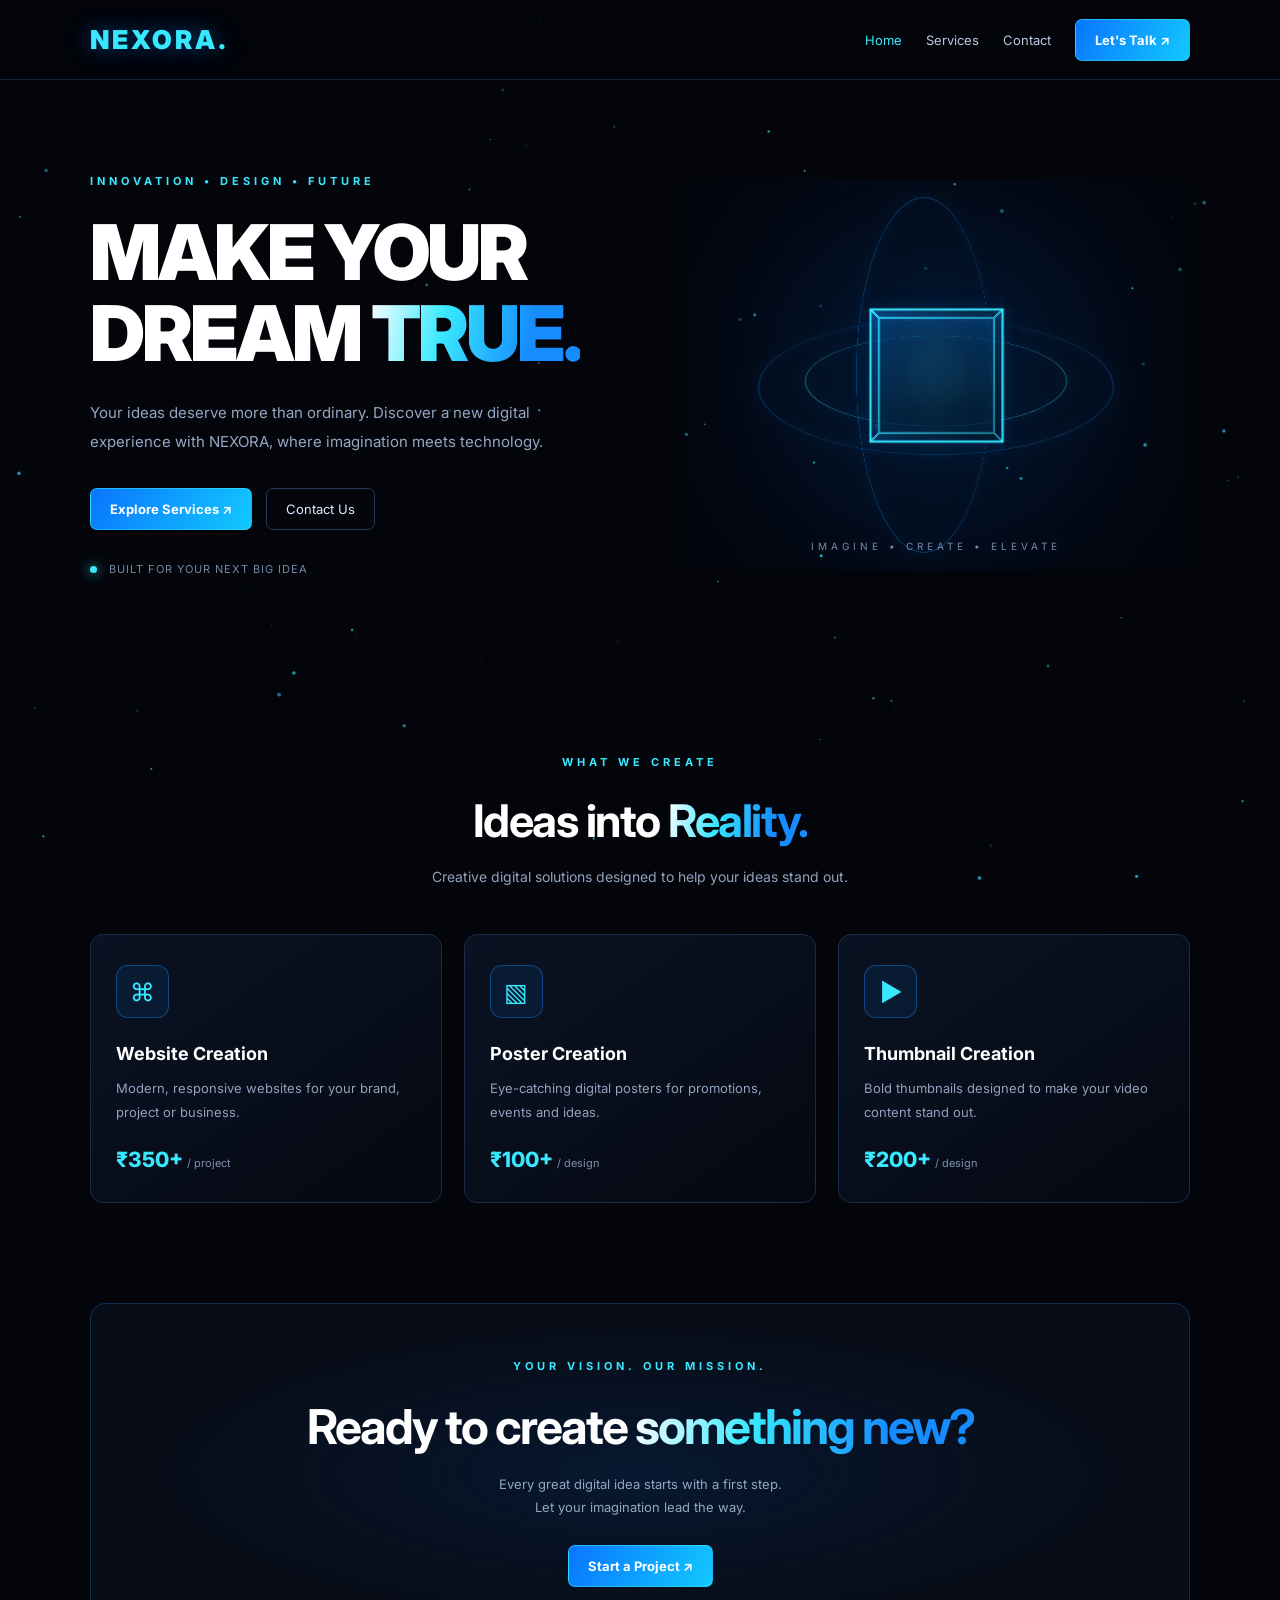
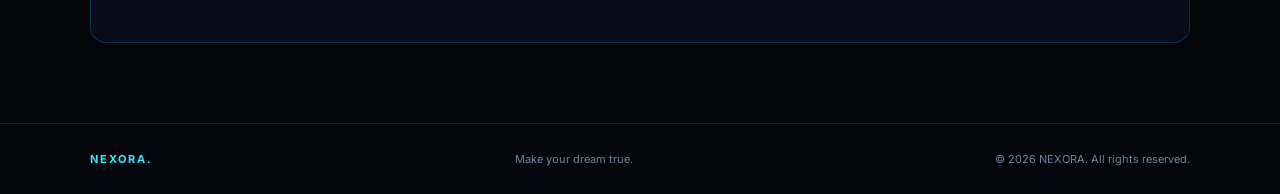
<file: index.html>
<!DOCTYPE html>
<html lang="en">
<head>
<meta charset="UTF-8">
<meta name="viewport" content="width=device-width, initial-scale=1.0">
<meta name="theme-color" content="#03050b">
<meta name="description" content="NEXORA — Turn your ideas into digital reality.">
<title>NEXORA | Home</title>
<link rel="stylesheet" href="style.css">
</head>
<body>
<canvas id="particles" aria-hidden="true"></canvas>
<header>
  <a class="logo" href="index.html">NEXORA<span>.</span></a>
  <nav>
    <a class="active" href="index.html">Home</a>
    <a href="services.html">Services</a>
    <a href="contact.html">Contact</a>
    <a class="nav-cta" href="contact.html">Let's Talk ↗</a>
  </nav>
</header>
<main>
<section class="hero">
  <div class="hero-content reveal">
    <div class="eyebrow">INNOVATION • DESIGN • FUTURE</div>
    <h1>MAKE YOUR<br>DREAM <span class="gradient">TRUE.</span></h1>
    <p class="hero-copy">Your ideas deserve more than ordinary. Discover a new digital experience with NEXORA, where imagination meets technology.</p>
    <div class="hero-actions">
      <a href="services.html" class="primary-btn">Explore Services ↗</a>
      <a href="contact.html" class="secondary-btn">Contact Us</a>
    </div>
    <div class="status"><span></span> BUILT FOR YOUR NEXT BIG IDEA</div>
  </div>
  <div class="scene" id="scene">
    <div class="scene-glow"></div>
    <div class="orbit one"></div>
    <div class="orbit two"></div>
    <div class="orbit three"></div>
    <div class="core">
      <div class="core-light"></div>
      <div class="cube">
        <div class="face front"></div>
        <div class="face back"></div>
        <div class="face right"></div>
        <div class="face left"></div>
        <div class="face top"></div>
        <div class="face bottom"></div>
      </div>
    </div>
    <div class="scene-label">IMAGINE • CREATE • ELEVATE</div>
  </div>
</section>
<section class="section">
  <div class="section-heading reveal">
    <div class="eyebrow">WHAT WE CREATE</div>
    <h2>Ideas into <span class="gradient">Reality.</span></h2>
    <p>Creative digital solutions designed to help your ideas stand out.</p>
  </div>
  <div class="services">
    <article class="service-card reveal">
      <div class="service-icon">⌘</div>
      <h3>Website Creation</h3>
      <p>Modern, responsive websites for your brand, project or business.</p>
      <div class="price">₹350+ <small>/ project</small></div>
    </article>
    <article class="service-card reveal">
      <div class="service-icon">▧</div>
      <h3>Poster Creation</h3>
      <p>Eye-catching digital posters for promotions, events and ideas.</p>
      <div class="price">₹100+ <small>/ design</small></div>
    </article>
    <article class="service-card reveal">
      <div class="service-icon">▶</div>
      <h3>Thumbnail Creation</h3>
      <p>Bold thumbnails designed to make your video content stand out.</p>
      <div class="price">₹200+ <small>/ design</small></div>
    </article>
  </div>
</section>
<section class="banner reveal">
  <div class="eyebrow">YOUR VISION. OUR MISSION.</div>
  <h2>Ready to create <span class="gradient">something new?</span></h2>
  <p>Every great digital idea starts with a first step.<br>Let your imagination lead the way.</p>
  <a href="contact.html" class="primary-btn">Start a Project ↗</a>
</section>
</main>
<footer>
  <strong>NEXORA.</strong>
  <span>Make your dream true.</span>
  <span>© <span id="year"></span> NEXORA. All rights reserved.</span>
</footer>
<script src="script.js"></script>
</body>
</html>
</file>
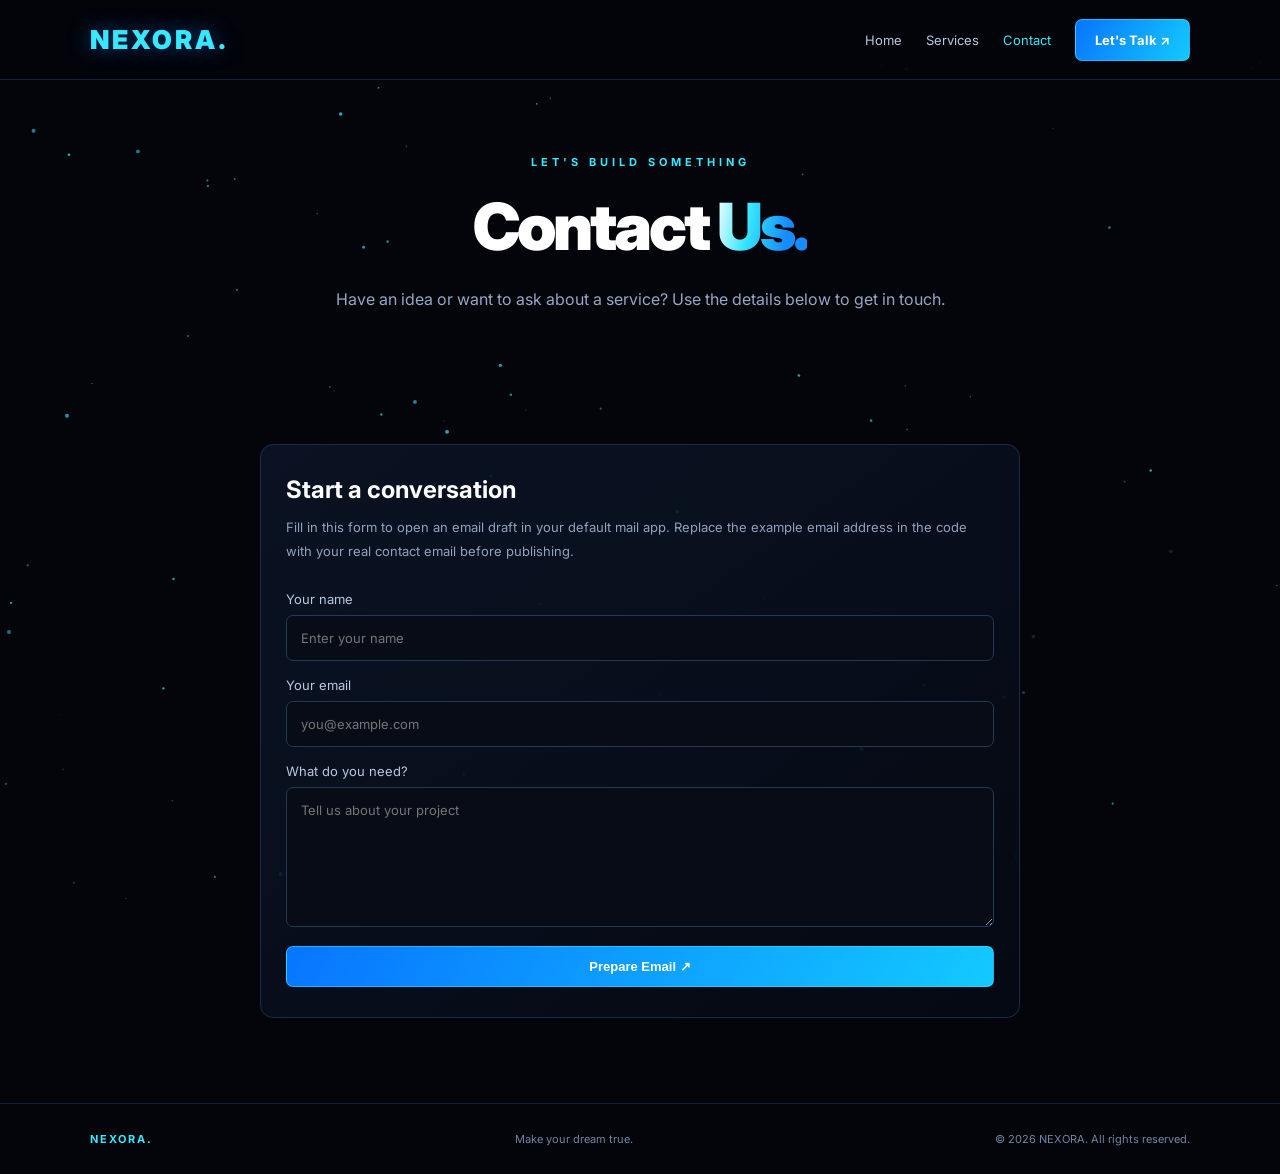
<file: contact.html>
<!DOCTYPE html>
<html lang="en">
<head>
<meta charset="UTF-8">
<meta name="viewport" content="width=device-width, initial-scale=1.0">
<meta name="theme-color" content="#03050b">
<meta name="description" content="NEXORA — Turn your ideas into digital reality.">
<title>NEXORA | Contact</title>
<link rel="stylesheet" href="style.css">
</head>
<body>
<canvas id="particles" aria-hidden="true"></canvas>
<header>
  <a class="logo" href="index.html">NEXORA<span>.</span></a>
  <nav aria-label="Main navigation"><a class="" href="index.html">Home</a><a class="" href="services.html">Services</a><a class="active" href="contact.html">Contact</a><a class="nav-cta" href="contact.html">Let's Talk ↗</a></nav>
</header>
<main>

<section class="page-hero reveal"><div class="eyebrow">LET'S BUILD SOMETHING</div><h1>Contact <span class="gradient">Us.</span></h1><p>Have an idea or want to ask about a service? Use the details below to get in touch.</p></section>
<section class="section">
  <div class="contact-wrap content-card reveal">
    <h2>Start a conversation</h2>
    <p style="margin-top:12px">Fill in this form to open an email draft in your default mail app. Replace the example email address in the code with your real contact email before publishing.</p>
    <form class="contact-form" id="contactForm">
      <label>Your name<input id="name" name="name" required placeholder="Enter your name"></label>
      <label>Your email<input id="email" name="email" type="email" required placeholder="you@example.com"></label>
      <label>What do you need?<textarea id="message" name="message" required placeholder="Tell us about your project"></textarea></label>
      <button class="primary-btn" type="submit">Prepare Email ↗</button>
    </form>
  </div>
</section>
<script>
document.getElementById("contactForm").addEventListener("submit",function(e){
  e.preventDefault();
  const name=document.getElementById("name").value.trim();
  const email=document.getElementById("email").value.trim();
  const message=document.getElementById("message").value.trim();
  const subject=encodeURIComponent("NEXORA project enquiry");
  const body=encodeURIComponent("Name: "+name+"\\nEmail: "+email+"\\n\\nProject details:\\n"+message);
  window.location.href="mailto:your-email@example.com?subject="+subject+"&body="+body;
});
</script>

</main>
<footer><strong>NEXORA.</strong><span>Make your dream true.</span><span>© <span id="year"></span> NEXORA. All rights reserved.</span></footer>
<script src="script.js"></script>
</body>
</html>
</file>
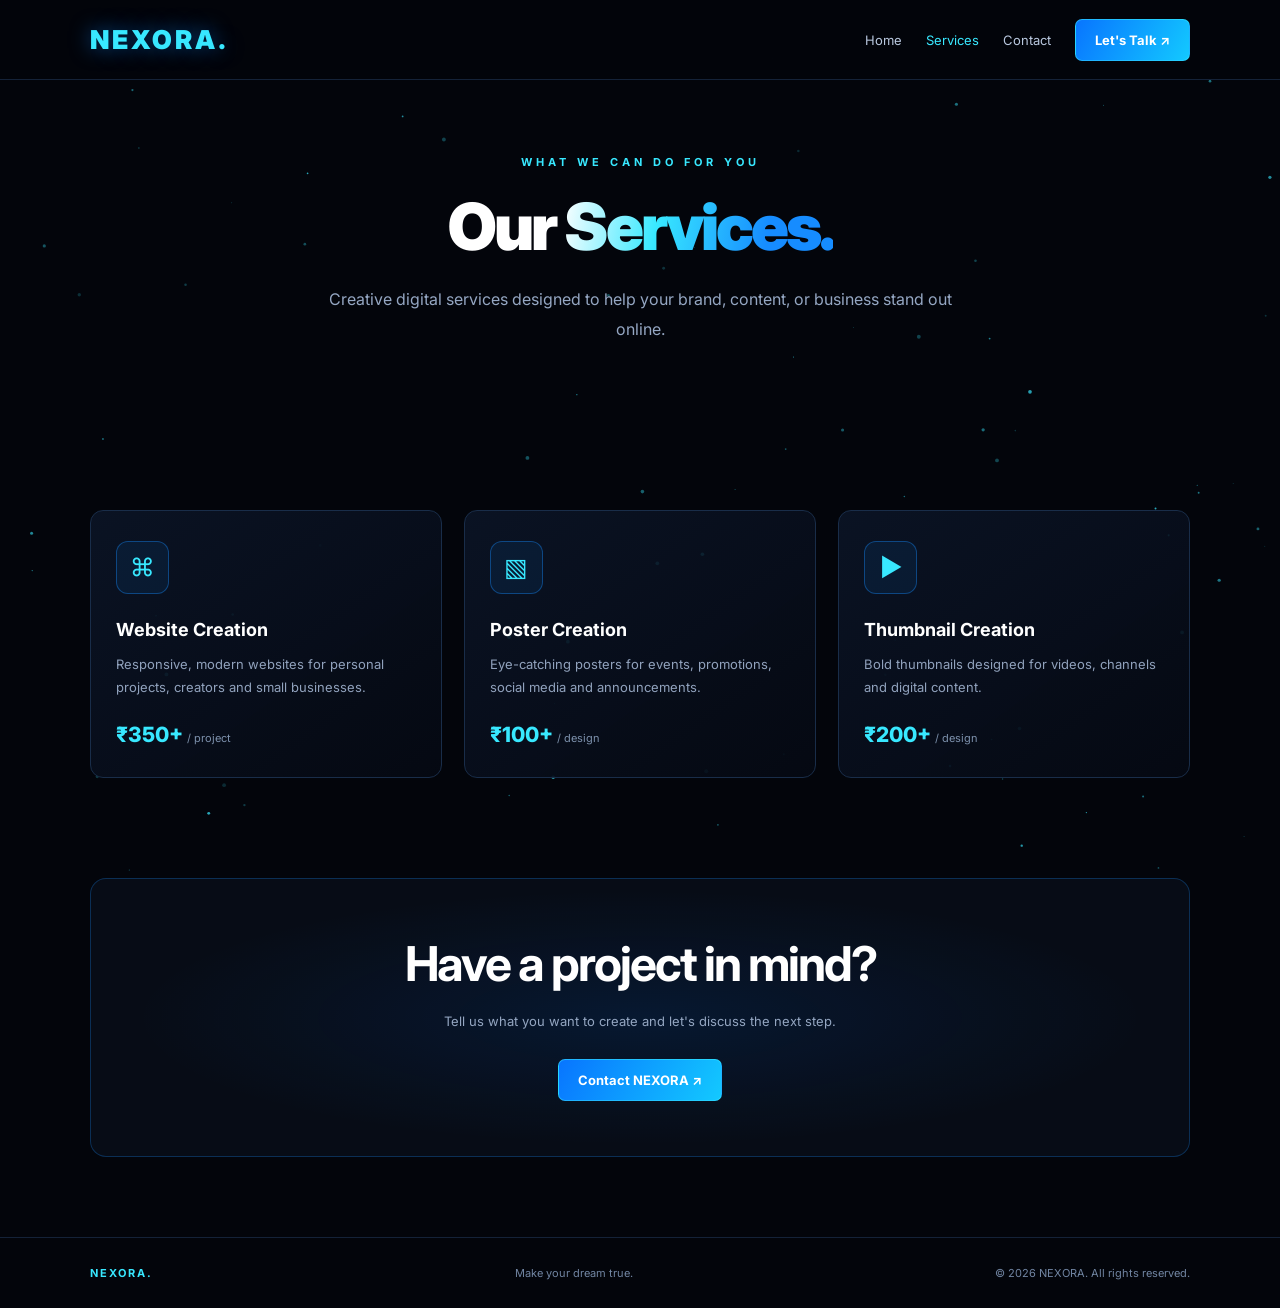
<file: services.html>
<!DOCTYPE html>
<html lang="en">
<head>
<meta charset="UTF-8">
<meta name="viewport" content="width=device-width, initial-scale=1.0">
<meta name="theme-color" content="#03050b">
<meta name="description" content="NEXORA — Turn your ideas into digital reality.">
<title>NEXORA | Services</title>
<link rel="stylesheet" href="style.css">
</head>
<body>
<canvas id="particles" aria-hidden="true"></canvas>
<header>
  <a class="logo" href="index.html">NEXORA<span>.</span></a>
  <nav aria-label="Main navigation"><a class="" href="index.html">Home</a><a class="active" href="services.html">Services</a><a class="" href="contact.html">Contact</a><a class="nav-cta" href="contact.html">Let's Talk ↗</a></nav>
</header>
<main>

<section class="page-hero reveal"><div class="eyebrow">WHAT WE CAN DO FOR YOU</div><h1>Our <span class="gradient">Services.</span></h1><p>Creative digital services designed to help your brand, content, or business stand out online.</p></section>
<section class="section">
  <div class="content-grid">
    <article class="content-card"><div class="service-icon">⌘</div><h3>Website Creation</h3><p>Responsive, modern websites for personal projects, creators and small businesses.</p><div class="price">₹350+ <small>/ project</small></div></article>
    <article class="content-card"><div class="service-icon">▧</div><h3>Poster Creation</h3><p>Eye-catching posters for events, promotions, social media and announcements.</p><div class="price">₹100+ <small>/ design</small></div></article>
    <article class="content-card"><div class="service-icon">▶</div><h3>Thumbnail Creation</h3><p>Bold thumbnails designed for videos, channels and digital content.</p><div class="price">₹200+ <small>/ design</small></div></article>
  </div>
</section>
<section class="banner"><h2>Have a project in mind?</h2><p>Tell us what you want to create and let's discuss the next step.</p><a href="contact.html" class="primary-btn">Contact NEXORA ↗</a></section>

</main>
<footer><strong>NEXORA.</strong><span>Make your dream true.</span><span>© <span id="year"></span> NEXORA. All rights reserved.</span></footer>
<script src="script.js"></script>
</body>
</html>
</file>
<file: style.css>
@import url('https://fonts.googleapis.com/css2?family=Inter:wght@400;500;600;700;800;900&display=swap');
:root{--blue:#168cff;--cyan:#38e8ff;--bg:#03050b;--panel:#090f1d}
*{box-sizing:border-box;margin:0;padding:0}
html{scroll-behavior:smooth}
body{background:var(--bg);color:#fff;font-family:Inter,Arial,sans-serif;overflow-x:hidden}
a{color:inherit;text-decoration:none}
header{min-height:80px;padding:16px 7%;display:flex;align-items:center;justify-content:space-between;gap:20px;flex-wrap:wrap;border-bottom:1px solid #142238;background:rgba(3,5,11,.94);position:sticky;top:0;z-index:20}
.logo{font-size:26px;font-weight:900;letter-spacing:3px;color:var(--cyan);text-shadow:0 0 20px #168cff80}
nav{display:flex;gap:24px;align-items:center;flex-wrap:wrap}
nav a{color:#b9c8df;font-size:13px;transition:.3s}
nav a:hover,nav a.active{color:var(--cyan)}
.nav-cta,.primary-btn{border:1px solid #38e8ff80;border-radius:7px;background:linear-gradient(120deg,#0875ff,#13c9ff);color:white;padding:12px 19px;font-weight:700;font-size:13px;display:inline-block;cursor:pointer;transition:.3s}
.nav-cta:hover,.primary-btn:hover{transform:translateY(-3px);box-shadow:0 0 35px #168cff80}
.secondary-btn{padding:12px 19px;border:1px solid #263954;border-radius:7px;color:#dceaff;font-size:13px;display:inline-block}
.secondary-btn:hover{border-color:var(--cyan);color:var(--cyan)}
main{min-height:70vh}
.hero{min-height:590px;padding:75px 7%;display:grid;grid-template-columns:1.05fr .95fr;align-items:center;gap:30px}
.eyebrow{color:var(--cyan);font-size:11px;font-weight:700;letter-spacing:4px;margin-bottom:24px}
h1{font-size:clamp(43px,6vw,78px);line-height:1.06;letter-spacing:-3px;font-weight:900}
.gradient{background:linear-gradient(100deg,#fff 0%,#38e8ff 35%,#168cff 75%);-webkit-background-clip:text;background-clip:text;color:transparent}
.hero-copy{margin-top:25px;max-width:480px;color:#95a7c3;font-size:15px;line-height:1.9}
.hero-actions{margin-top:32px;display:flex;gap:14px;flex-wrap:wrap}
.status{margin-top:32px;color:#7388a6;font-size:11px;letter-spacing:1px}
.status span{display:inline-block;width:7px;height:7px;border-radius:50%;background:var(--cyan);box-shadow:0 0 12px var(--cyan);margin-right:8px}
.scene{min-height:390px;position:relative;display:grid;place-items:center;perspective:900px;overflow:hidden}
.scene-glow{position:absolute;width:260px;height:260px;background:#0875ff;filter:blur(110px);opacity:.3;border-radius:50%}
.orbit{position:absolute;width:min(350px,90%);aspect-ratio:1;border:1px solid #168cff55;border-radius:50%;box-shadow:0 0 25px #168cff10,inset 0 0 25px #168cff10}
.orbit.one{transform:rotateX(68deg) rotateZ(-20deg)}.orbit.two{transform:rotateY(68deg) rotateZ(20deg)}
.orbit.three{width:min(260px,70%);transform:rotateX(70deg) rotateZ(60deg);border-color:#38e8ff75}
.core{width:125px;height:125px;position:relative;transform-style:preserve-3d;animation:levitate 5s ease-in-out infinite}
.cube{position:absolute;inset:0;transform-style:preserve-3d;animation:rotateCube 16s linear infinite}
.face{position:absolute;width:125px;height:125px;border:2px solid #38e8ff;background:linear-gradient(135deg,#168cff30,#03050b80);box-shadow:inset 0 0 35px #168cff20,0 0 18px #168cff20}
.front{transform:translateZ(62px)}.back{transform:rotateY(180deg) translateZ(62px)}.right{transform:rotateY(90deg) translateZ(62px)}.left{transform:rotateY(-90deg) translateZ(62px)}.top{transform:rotateX(90deg) translateZ(62px)}.bottom{transform:rotateX(-90deg) translateZ(62px)}
.core-light{position:absolute;inset:40px;border-radius:50%;background:var(--cyan);filter:blur(35px);opacity:.8}
.scene-label{position:absolute;bottom:18px;color:#7289aa;font-size:10px;letter-spacing:4px;text-align:center}
.section{padding:85px 7%}
.section-heading{text-align:center}
.section-heading h2{font-size:clamp(30px,4vw,45px);letter-spacing:-1.5px;margin-bottom:16px}
.section-heading p{color:#91a2bd;font-size:14px;line-height:1.8}
.services{display:grid;grid-template-columns:repeat(3,1fr);gap:22px;margin-top:45px}
.service-card,.content-card{min-width:0;padding:30px 25px;border:1px solid #192d49;border-radius:13px;background:linear-gradient(145deg,#0c1628d9,#050913f2);transition:.3s}
.service-card:hover,.content-card:hover{transform:translateY(-5px);border-color:#168cff;box-shadow:0 15px 45px #0875ff15}
.service-icon{width:53px;height:53px;border-radius:12px;display:grid;place-items:center;color:var(--cyan);font-size:25px;border:1px solid #168cff65;background:#168cff15;margin-bottom:25px}
.service-card h3,.content-card h3{font-size:18px;margin-bottom:13px}
.service-card p,.content-card p{color:#91a2bd;font-size:13px;line-height:1.8}
.price{margin-top:23px;color:var(--cyan);font-size:21px;font-weight:800}
.price small{color:#7d91ad;font-size:11px;font-weight:400}
.service-link{display:inline-block;margin-top:22px;font-size:12px;color:#dceaff}
.banner{margin:15px 7% 80px;padding:55px 25px;text-align:center;border:1px solid #168cff45;border-radius:16px;background:radial-gradient(ellipse at center,#0875ff1d,transparent 65%),#070c16}
.banner h2{font-size:clamp(28px,5vw,48px);letter-spacing:-2px;margin-bottom:17px}
.banner p{color:#94a6c1;font-size:13px;line-height:1.8;margin-bottom:25px}
.page-hero{padding:75px 7% 45px;text-align:center}
.page-hero h1{font-size:clamp(40px,6vw,65px)}
.page-hero p{max-width:650px;margin:22px auto 0;color:#95a7c3;line-height:1.9}
.content-grid{display:grid;grid-template-columns:repeat(3,1fr);gap:22px;margin-top:35px}
.contact-wrap{max-width:760px;margin:0 auto}
.contact-form{display:grid;gap:16px;margin-top:28px}
.contact-form label{color:#b9c8df;font-size:13px}
.contact-form input,.contact-form textarea{width:100%;margin-top:8px;padding:14px;border:1px solid #263954;border-radius:7px;background:#070c16;color:#fff;font:inherit}
.contact-form textarea{min-height:140px;resize:vertical}
footer{padding:28px 7%;display:flex;justify-content:space-between;gap:20px;flex-wrap:wrap;border-top:1px solid #142238;color:#7185a2;font-size:11px}
footer strong{color:var(--cyan);letter-spacing:2px}
#particles{position:fixed;inset:0;width:100%;height:100%;z-index:-1;pointer-events:none}
.reveal{animation:fadeIn .7s ease both}
@keyframes rotateCube{from{transform:rotateX(0) rotateY(0) rotateZ(0)}to{transform:rotateX(360deg) rotateY(360deg) rotateZ(180deg)}}
@keyframes levitate{0%,100%{transform:translateY(0) rotateY(-8deg)}50%{transform:translateY(-17px) rotateY(8deg)}}
@keyframes fadeIn{from{opacity:0;transform:translateY(12px)}to{opacity:1;transform:translateY(0)}}
@media(max-width:850px){.hero{grid-template-columns:1fr;padding-top:55px}.scene{min-height:350px}.services,.content-grid{grid-template-columns:repeat(2,1fr)}}
@media(max-width:560px){header{padding:15px 5%}.logo{font-size:22px}nav{gap:13px}nav a{font-size:11px}.nav-cta{padding:9px 10px}.hero{padding:50px 6% 40px}.section{padding:60px 6%}.services,.content-grid{grid-template-columns:1fr}.banner{margin:10px 6% 55px;padding:42px 18px}footer{padding:25px 6%}}
@media(prefers-reduced-motion:reduce){*,*::before,*::after{animation-duration:.01ms!important;scroll-behavior:auto!important;transition-duration:.01ms!important}}
</file>
